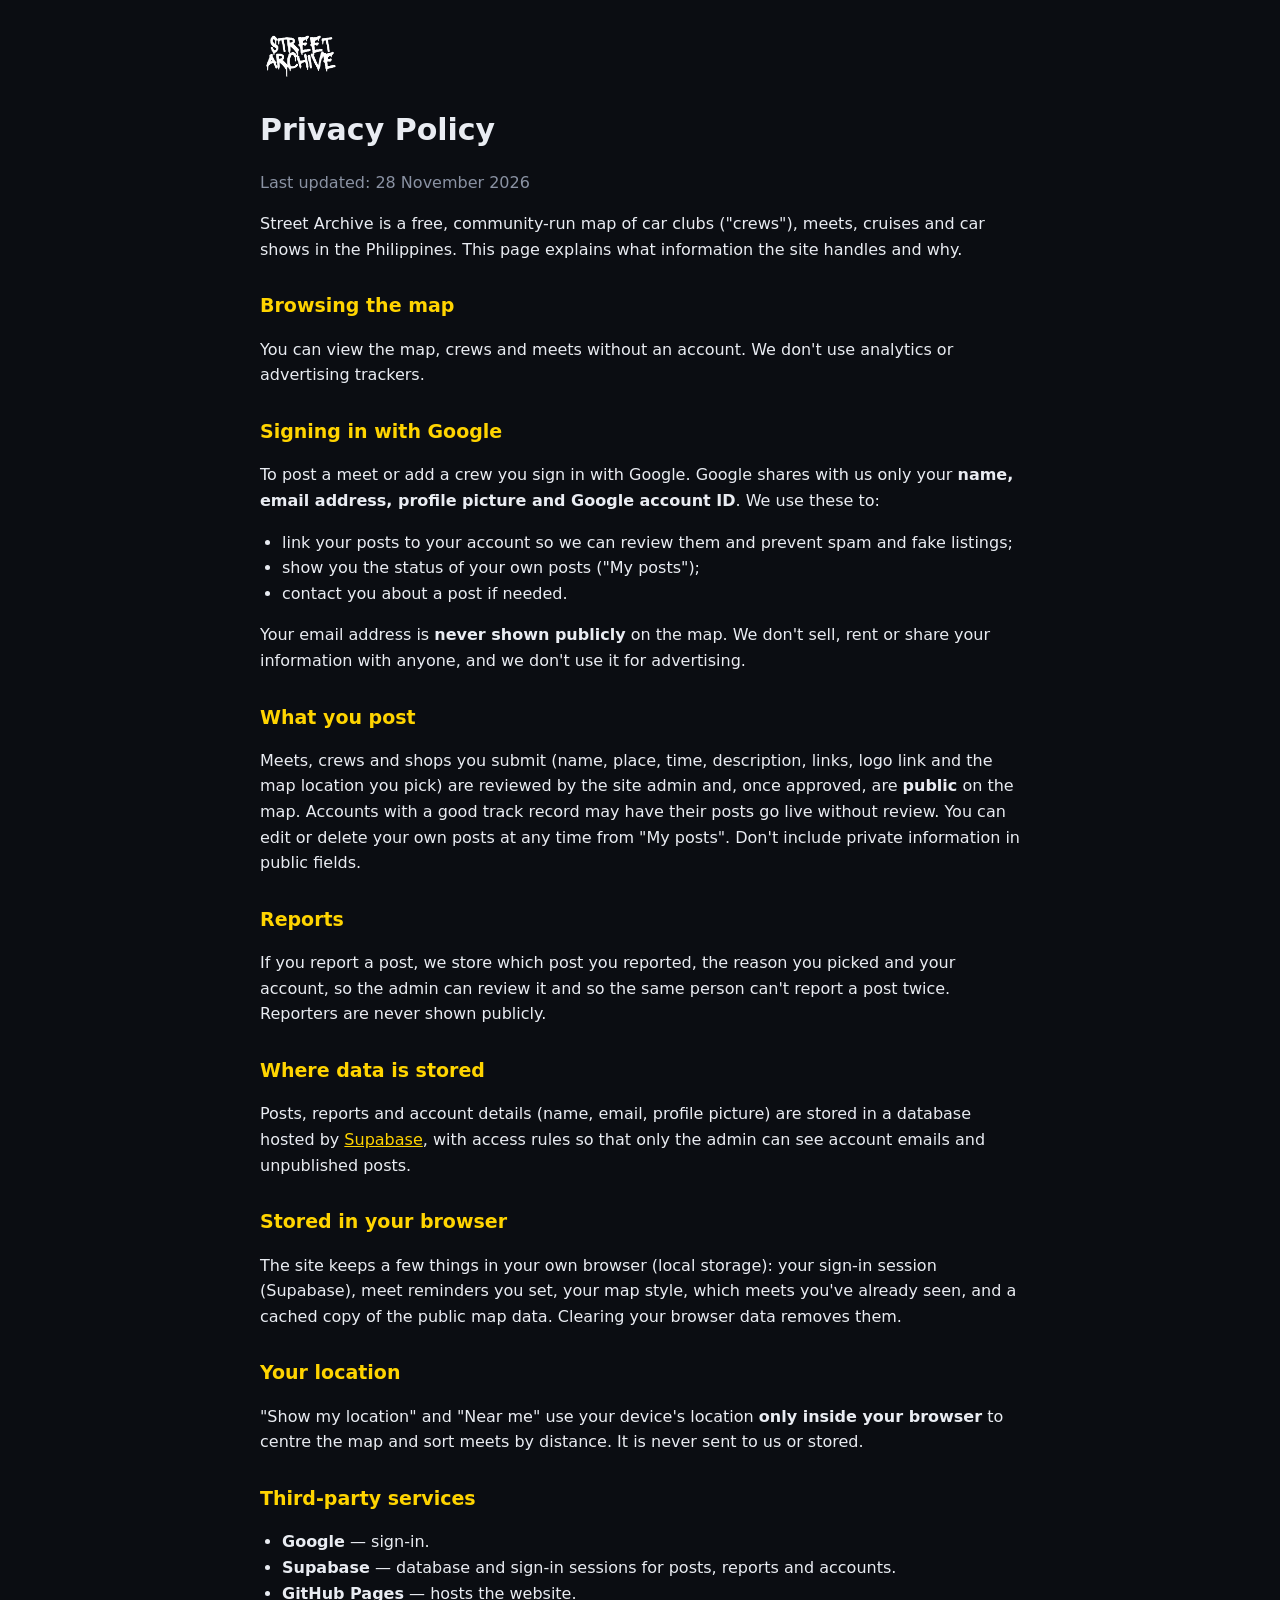
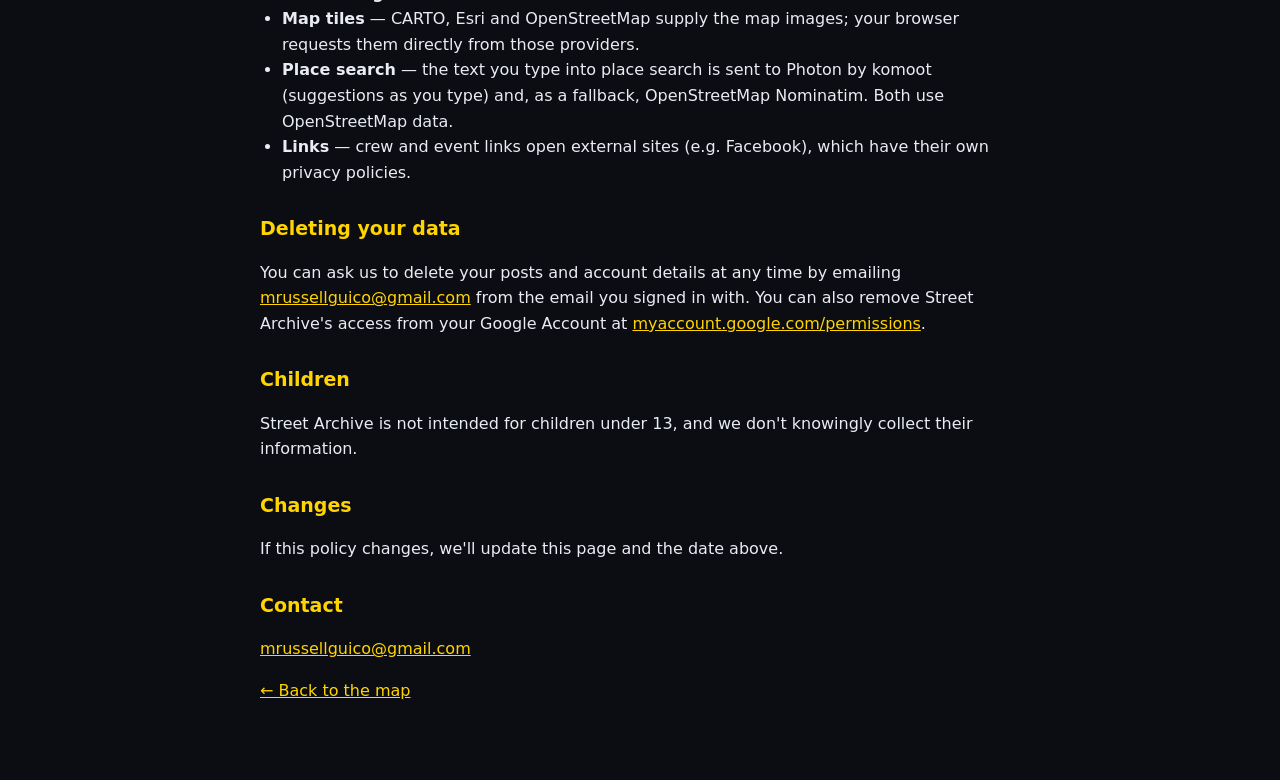
<file: privacy.html>
<!DOCTYPE html>
<html lang="en">
<head>
  <meta charset="utf-8">
  <meta name="viewport" content="width=device-width, initial-scale=1">
  <title>Privacy Policy — Street Archive</title>
  <link rel="icon" href="club_logos/site_logo.png">
  <style>
    body { margin: 0; background: #0b0d12; color: #e9ecf2; font: 16px/1.6 system-ui, -apple-system, Segoe UI, Roboto, sans-serif; }
    main { max-width: 760px; margin: 0 auto; padding: 32px 20px 60px; }
    a { color: #ffd400; }
    h1 { font-size: 30px; margin: 18px 0 4px; }
    h2 { font-size: 19px; margin: 28px 0 6px; color: #ffd400; }
    .muted { color: #8a92a3; }
    img { height: 48px; }
    ul { padding-left: 22px; }
  </style>
</head>
<body>
<main>
  <a href="./"><img src="club_logos/site_logo.png" alt="Street Archive"></a>
  <h1>Privacy Policy</h1>
  <p class="muted">Last updated: 28 November 2026</p>

  <p>Street Archive is a free, community-run map of car clubs ("crews"), meets, cruises and car shows in the Philippines. This page explains what information the site handles and why.</p>

  <h2>Browsing the map</h2>
  <p>You can view the map, crews and meets without an account. We don't use analytics or advertising trackers.</p>

  <h2>Signing in with Google</h2>
  <p>To post a meet or add a crew you sign in with Google. Google shares with us only your <b>name, email address, profile picture and Google account ID</b>. We use these to:</p>
  <ul>
    <li>link your posts to your account so we can review them and prevent spam and fake listings;</li>
    <li>show you the status of your own posts ("My posts");</li>
    <li>contact you about a post if needed.</li>
  </ul>
  <p>Your email address is <b>never shown publicly</b> on the map. We don't sell, rent or share your information with anyone, and we don't use it for advertising.</p>

  <h2>What you post</h2>
  <p>Meets, crews and shops you submit (name, place, time, description, links, logo link and the map location you pick) are reviewed by the site admin and, once approved, are <b>public</b> on the map. Accounts with a good track record may have their posts go live without review. You can edit or delete your own posts at any time from "My posts". Don't include private information in public fields.</p>
  <h2>Reports</h2>
  <p>If you report a post, we store which post you reported, the reason you picked and your account, so the admin can review it and so the same person can't report a post twice. Reporters are never shown publicly.</p>

  <h2>Where data is stored</h2>
  <p>Posts, reports and account details (name, email, profile picture) are stored in a database hosted by <a href="https://supabase.com" target="_blank" rel="noopener">Supabase</a>, with access rules so that only the admin can see account emails and unpublished posts.</p>

  <h2>Stored in your browser</h2>
  <p>The site keeps a few things in your own browser (local storage): your sign-in session (Supabase), meet reminders you set, your map style, which meets you've already seen, and a cached copy of the public map data. Clearing your browser data removes them.</p>

  <h2>Your location</h2>
  <p>"Show my location" and "Near me" use your device's location <b>only inside your browser</b> to centre the map and sort meets by distance. It is never sent to us or stored.</p>

  <h2>Third-party services</h2>
  <ul>
    <li><b>Google</b> — sign-in.</li>
    <li><b>Supabase</b> — database and sign-in sessions for posts, reports and accounts.</li>
    <li><b>GitHub Pages</b> — hosts the website.</li>
    <li><b>Map tiles</b> — CARTO, Esri and OpenStreetMap supply the map images; your browser requests them directly from those providers.</li>
    <li><b>Place search</b> — the text you type into place search is sent to Photon by komoot (suggestions as you type) and, as a fallback, OpenStreetMap Nominatim. Both use OpenStreetMap data.</li>
    <li><b>Links</b> — crew and event links open external sites (e.g. Facebook), which have their own privacy policies.</li>
  </ul>

  <h2>Deleting your data</h2>
  <p>You can ask us to delete your posts and account details at any time by emailing <a href="mailto:mrussellguico@gmail.com">mrussellguico@gmail.com</a> from the email you signed in with. You can also remove Street Archive's access from your Google Account at <a href="https://myaccount.google.com/permissions" target="_blank" rel="noopener">myaccount.google.com/permissions</a>.</p>

  <h2>Children</h2>
  <p>Street Archive is not intended for children under 13, and we don't knowingly collect their information.</p>

  <h2>Changes</h2>
  <p>If this policy changes, we'll update this page and the date above.</p>

  <h2>Contact</h2>
  <p><a href="mailto:mrussellguico@gmail.com">mrussellguico@gmail.com</a></p>

  <p class="muted"><a href="./">← Back to the map</a></p>
</main>
</body>
</html>
</file>
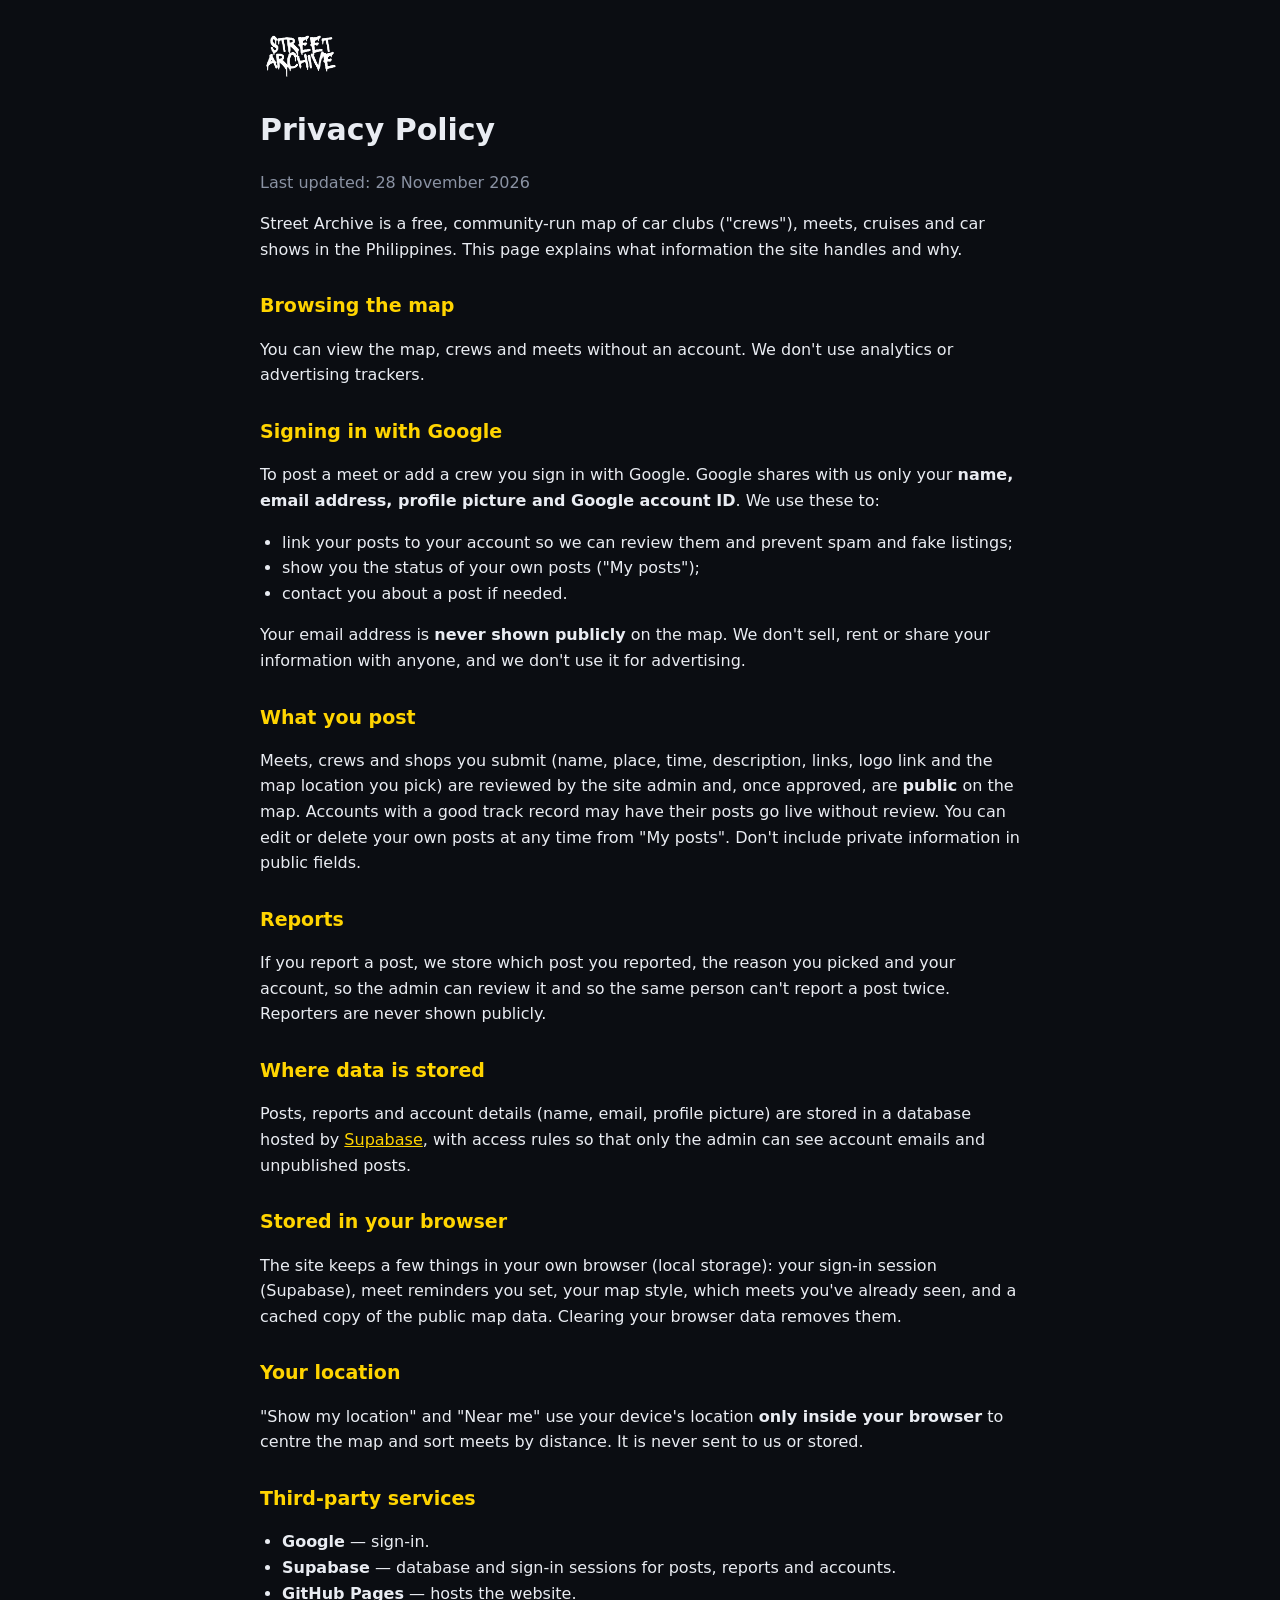
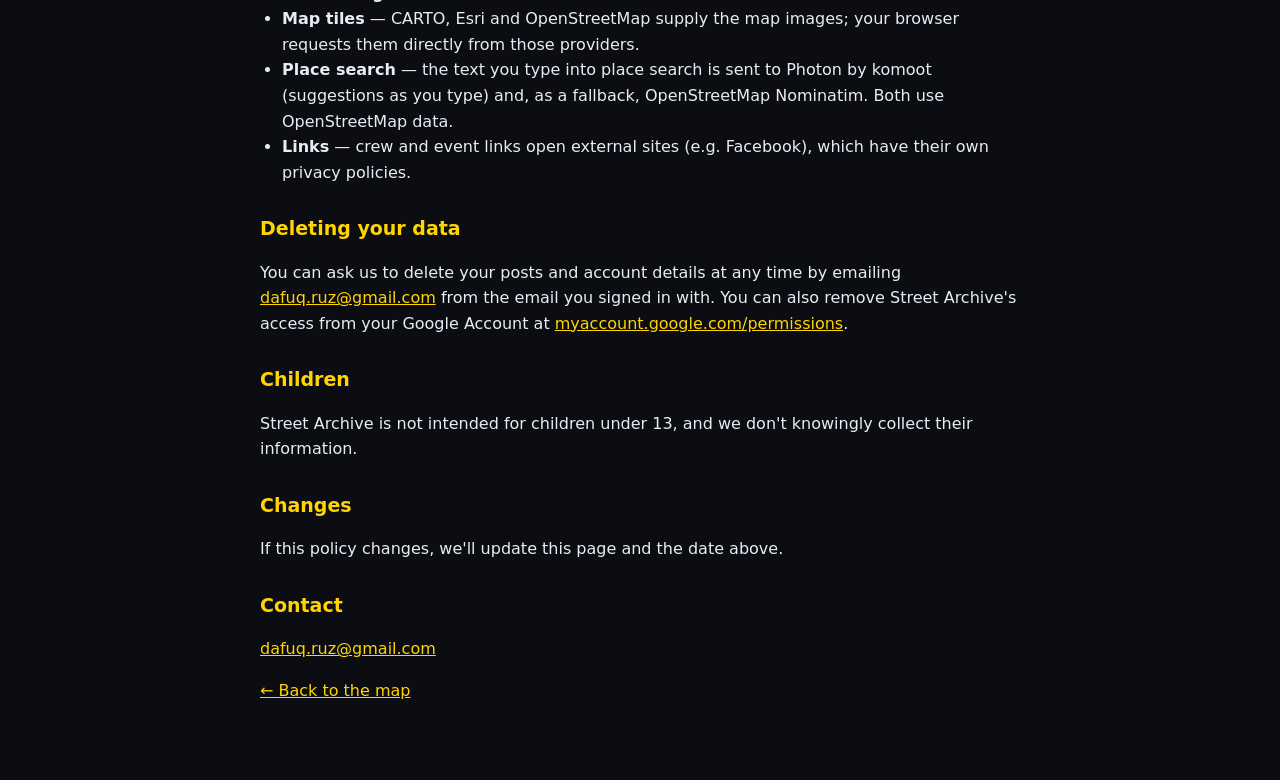
<file: beta/privacy.html>
<!DOCTYPE html>
<html lang="en">
<head>
  <meta charset="utf-8">
  <meta name="viewport" content="width=device-width, initial-scale=1">
  <title>Privacy Policy — Street Archive</title>
  <link rel="icon" href="club_logos/site_logo.png">
  <style>
    body { margin: 0; background: #0b0d12; color: #e9ecf2; font: 16px/1.6 system-ui, -apple-system, Segoe UI, Roboto, sans-serif; }
    main { max-width: 760px; margin: 0 auto; padding: 32px 20px 60px; }
    a { color: #ffd400; }
    h1 { font-size: 30px; margin: 18px 0 4px; }
    h2 { font-size: 19px; margin: 28px 0 6px; color: #ffd400; }
    .muted { color: #8a92a3; }
    img { height: 48px; }
    ul { padding-left: 22px; }
  </style>
</head>
<body>
<main>
  <a href="./"><img src="club_logos/site_logo.png" alt="Street Archive"></a>
  <h1>Privacy Policy</h1>
  <p class="muted">Last updated: 28 November 2026</p>

  <p>Street Archive is a free, community-run map of car clubs ("crews"), meets, cruises and car shows in the Philippines. This page explains what information the site handles and why.</p>

  <h2>Browsing the map</h2>
  <p>You can view the map, crews and meets without an account. We don't use analytics or advertising trackers.</p>

  <h2>Signing in with Google</h2>
  <p>To post a meet or add a crew you sign in with Google. Google shares with us only your <b>name, email address, profile picture and Google account ID</b>. We use these to:</p>
  <ul>
    <li>link your posts to your account so we can review them and prevent spam and fake listings;</li>
    <li>show you the status of your own posts ("My posts");</li>
    <li>contact you about a post if needed.</li>
  </ul>
  <p>Your email address is <b>never shown publicly</b> on the map. We don't sell, rent or share your information with anyone, and we don't use it for advertising.</p>

  <h2>What you post</h2>
  <p>Meets, crews and shops you submit (name, place, time, description, links, logo link and the map location you pick) are reviewed by the site admin and, once approved, are <b>public</b> on the map. Accounts with a good track record may have their posts go live without review. You can edit or delete your own posts at any time from "My posts". Don't include private information in public fields.</p>
  <h2>Reports</h2>
  <p>If you report a post, we store which post you reported, the reason you picked and your account, so the admin can review it and so the same person can't report a post twice. Reporters are never shown publicly.</p>

  <h2>Where data is stored</h2>
  <p>Posts, reports and account details (name, email, profile picture) are stored in a database hosted by <a href="https://supabase.com" target="_blank" rel="noopener">Supabase</a>, with access rules so that only the admin can see account emails and unpublished posts.</p>

  <h2>Stored in your browser</h2>
  <p>The site keeps a few things in your own browser (local storage): your sign-in session (Supabase), meet reminders you set, your map style, which meets you've already seen, and a cached copy of the public map data. Clearing your browser data removes them.</p>

  <h2>Your location</h2>
  <p>"Show my location" and "Near me" use your device's location <b>only inside your browser</b> to centre the map and sort meets by distance. It is never sent to us or stored.</p>

  <h2>Third-party services</h2>
  <ul>
    <li><b>Google</b> — sign-in.</li>
    <li><b>Supabase</b> — database and sign-in sessions for posts, reports and accounts.</li>
    <li><b>GitHub Pages</b> — hosts the website.</li>
    <li><b>Map tiles</b> — CARTO, Esri and OpenStreetMap supply the map images; your browser requests them directly from those providers.</li>
    <li><b>Place search</b> — the text you type into place search is sent to Photon by komoot (suggestions as you type) and, as a fallback, OpenStreetMap Nominatim. Both use OpenStreetMap data.</li>
    <li><b>Links</b> — crew and event links open external sites (e.g. Facebook), which have their own privacy policies.</li>
  </ul>

  <h2>Deleting your data</h2>
  <p>You can ask us to delete your posts and account details at any time by emailing <a href="mailto:dafuq.ruz@gmail.com">dafuq.ruz@gmail.com</a> from the email you signed in with. You can also remove Street Archive's access from your Google Account at <a href="https://myaccount.google.com/permissions" target="_blank" rel="noopener">myaccount.google.com/permissions</a>.</p>

  <h2>Children</h2>
  <p>Street Archive is not intended for children under 13, and we don't knowingly collect their information.</p>

  <h2>Changes</h2>
  <p>If this policy changes, we'll update this page and the date above.</p>

  <h2>Contact</h2>
  <p><a href="mailto:dafuq.ruz@gmail.com">dafuq.ruz@gmail.com</a></p>

  <p class="muted"><a href="./">← Back to the map</a></p>
</main>
</body>
</html>
</file>
